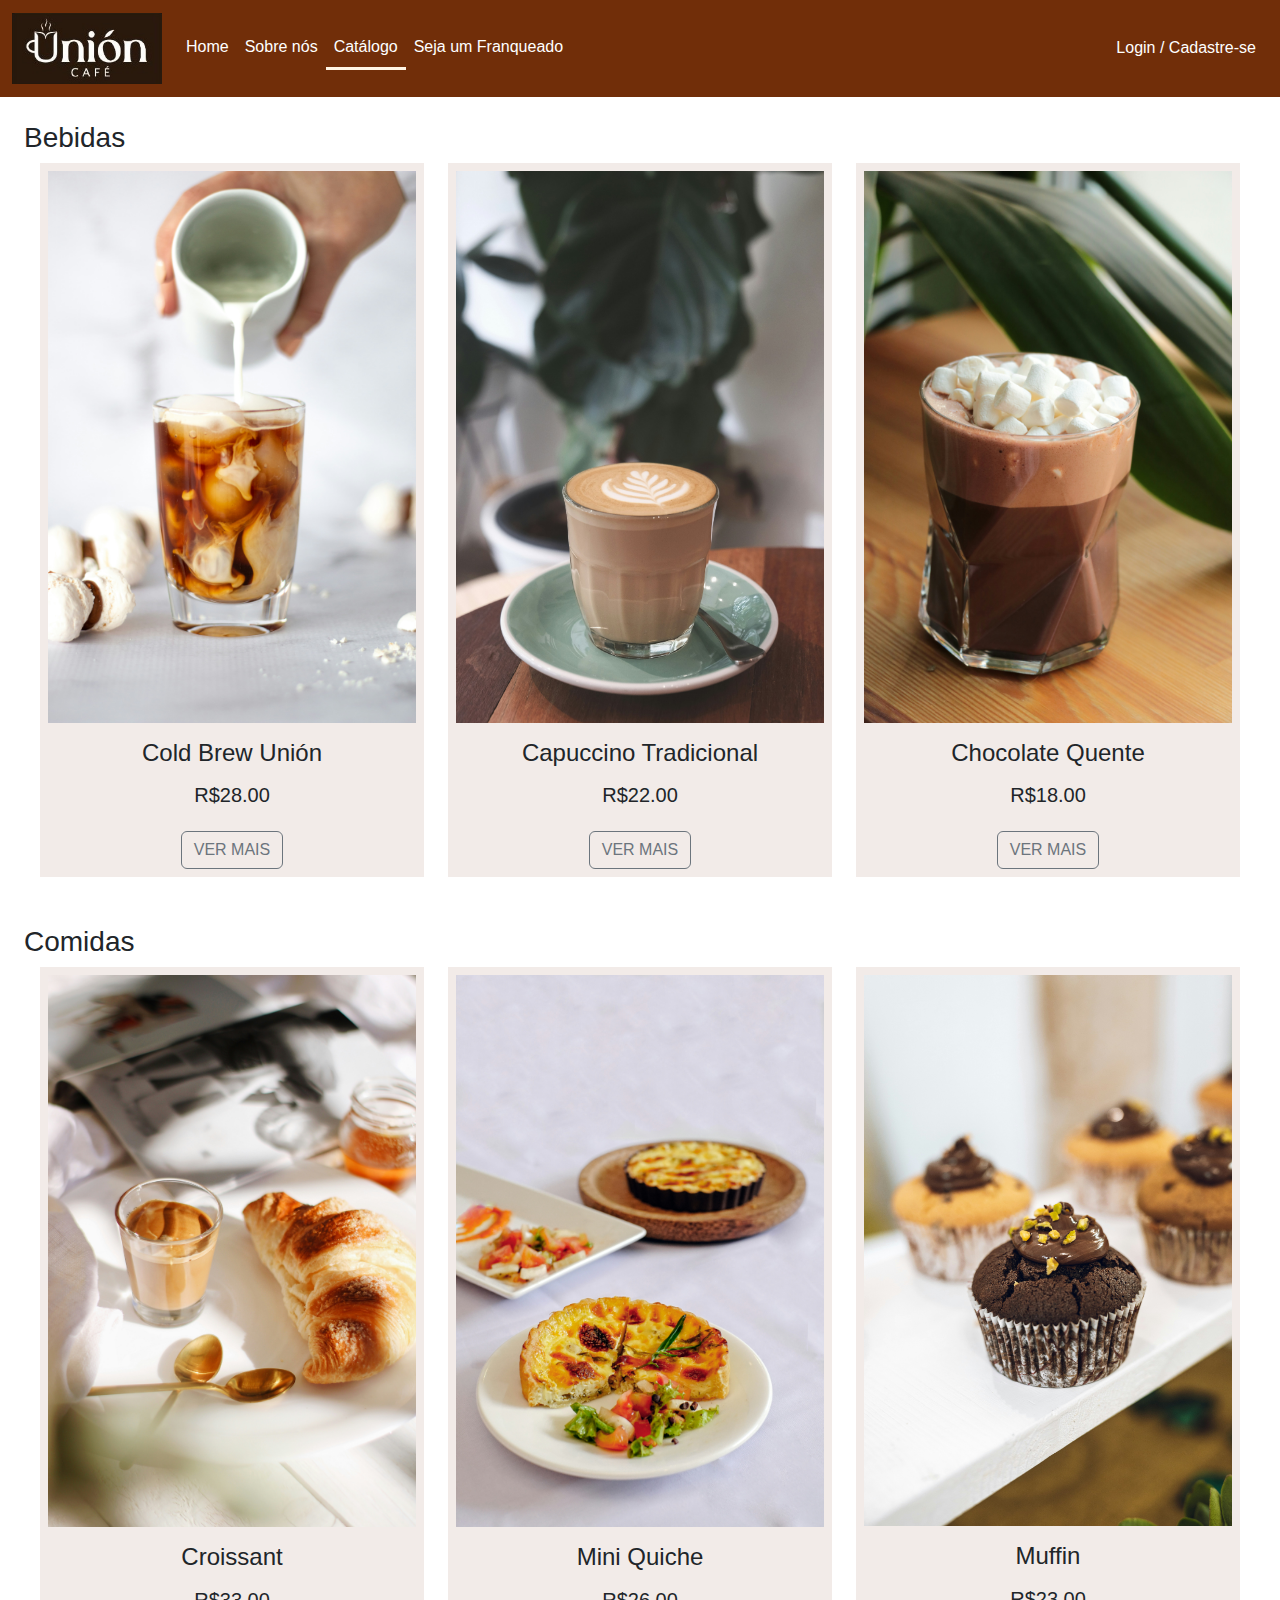
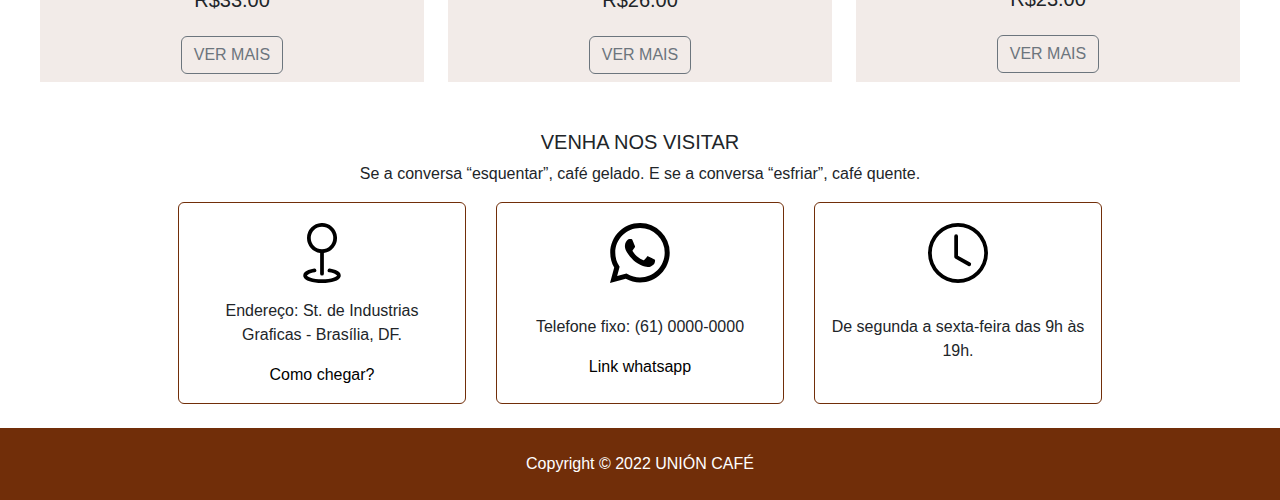
<file: catalogo.html>
<!DOCTYPE html>
<html lang="pt-br">
<head>
    <meta charset="UTF-8">
    <meta http-equiv="X-UA-Compatible" content="IE=edge">
    <meta name="viewport" content="width=device-width, initial-scale=1.0">
    <title>Cafeteria_Avaliação</title>
    <link href="https://cdn.jsdelivr.net/npm/bootstrap@5.3.3/dist/css/bootstrap.min.css" rel="stylesheet" integrity="sha384-QWTKZyjpPEjISv5WaRU9OFeRpok6YctnYmDr5pNlyT2bRjXh0JMhjY6hW+ALEwIH" crossorigin="anonymous">
    <link rel="stylesheet" href="style/index.css">
    <link rel="stylesheet" media="screen and (max-width : 950px)" href="style/@media.css">
    <link rel="shortcut icon" href="images/Logo-xicara.png" type="image/x-icon">
</head>
<body>
    <header>
        <nav class="navbar navbar-expand-lg">
            <div class="container-fluid">
              <a class="navbar-brand" href="index.html">
                  <img width="150px" src="images/logo_quadrada.jpg" alt="logo unión">
              </a>
              <button class="navbar-toggler" type="button" data-bs-toggle="collapse" data-bs-target="#navbarSupportedContent" aria-controls="navbarSupportedContent" aria-expanded="false" aria-label="Toggle navigation">
                <span class="navbar-toggler-icon"></span>
              </button>
              <div class="collapse navbar-collapse" id="navbarSupportedContent">
                <ul class="navbar-nav me-auto mb-2 mb-lg-0">
                  <li class="nav-item">
                    <a class="nav-link" aria-current="page" href="index.html">Home</a>
                  </li>
                  <li class="nav-item">
                    <a class="nav-link" href="sobre-nos.html">Sobre nós</a>
                  </li>
                  <li class="nav-item">
                    <a class="nav-link active" href="catalogo.html">Catálogo</a>
                  </li>
                  <li class="nav-item">
                    <a class="nav-link" href="franqueado.html">Seja um Franqueado</a>
                  </li>
                </ul>
                <form class="d-flex" role="search">
                  <button id="btnLogin" class="btn btn-outline-warning" type="button" data-bs-toggle="modal" data-bs-target="#modalLogin">Login / Cadastre-se</button>
                </form>
              </div>
            </div>
          </nav>
    </header>
    <main>
        <section id="catalogo" class="d-flex flex-column p-4">
            <h3>Bebidas</h3>
            <div id="catalogoBebidas" class="d-flex justify-content-center gap-4">
              
                <!-- cold brew -->
                <div class="cardBebidas p-2" style="width: 24rem;">
                    <img src="images/bebidas/bebida01.jpg" class="card-img-top" alt="café gelado">
                    <div class="card-body d-flex flex-column align-items-center text-center gap-3">
                      <h4 class="card-title mt-3">Cold Brew Unión</h4>
                      <h5>R$28.00</h5>
                      <button data-bs-target="#modalColdBrew" data-bs-toggle="modal" type="button" class="btn btn-outline-secondary">VER MAIS</button>
                    </div>
                  </div>

                  <!-- capuccino -->
                  <div class="cardBebidas p-2" style="width: 24rem;">
                    <img src="images/bebidas/bebida02.jpg" class="card-img-top" alt="capuccino">
                    <div class="card-body d-flex flex-column align-items-center text-center gap-3">
                      <h4 class="card-title mt-3">Capuccino Tradicional</h4>
                      <h5>R$22.00</h5>
                      <button data-bs-target="#modalCapuccino" data-bs-toggle="modal" type="button" class="btn btn-outline-secondary">VER MAIS</button>
                    </div>
                  </div>

                  <!-- chocolate quente -->
                  <div class="cardBebidas p-2" style="width: 24rem;">
                    <img src="images/bebidas/bebida03.jpg" class="card-img-top" alt="chocolate quente">
                    <div class="card-body d-flex flex-column align-items-center text-center gap-3">
                      <h4 class="card-title mt-3">Chocolate Quente</h4>
                      <h5>R$18.00</h5>
                      <button data-bs-target="#modalChocQuente" data-bs-toggle="modal" type="button" class="btn btn-outline-secondary">VER MAIS</button>
                    </div>
                  </div>
          </div>
        </section>

        <section id="catalogo" class="d-flex flex-column p-4">
          <h3>Comidas</h3>
          <div id="catalogoBebidas" class="d-flex justify-content-center gap-4">
            
              <!-- croissant -->
              <div class="cardBebidas p-2" style="width: 24rem;">
                  <img src="images/comidas/croissant.jpg" class="card-img-top" alt="croissant">
                  <div class="card-body d-flex flex-column align-items-center text-center gap-3">
                    <h4 class="card-title mt-3">Croissant</h4>
                    <h5>R$33.00</h5>
                    <button data-bs-target="#modalCroissant" data-bs-toggle="modal" type="button" class="btn btn-outline-secondary">VER MAIS</button>
                  </div>
                </div>

                <!-- mini quiche -->
                <div class="cardBebidas p-2" style="width: 24rem;">
                  <img src="images/comidas/quiche.jpg" class="card-img-top" alt="quiche">
                  <div class="card-body d-flex flex-column align-items-center text-center gap-3">
                    <h4 class="card-title mt-3">Mini Quiche</h4>
                    <h5>R$26.00</h5>
                    <button data-bs-target="#modalQuiche" data-bs-toggle="modal" type="button" class="btn btn-outline-secondary">VER MAIS</button>
                  </div>
                </div>

                <!-- muffin -->
                <div class="cardBebidas p-2" style="width: 24rem;">
                  <img src="images/comidas/muffin.jpg" class="card-img-top" alt="muffin">
                  <div class="card-body d-flex flex-column align-items-center text-center gap-3">
                    <h4 class="card-title mt-3">Muffin</h4>
                    <h5>R$23.00</h5>
                    <button data-bs-target="#modalMuffin" data-bs-toggle="modal" type="button" class="btn btn-outline-secondary">VER MAIS</button>
                  </div>
                </div>
        </div>
      </section>
        <section id="visitar" class="d-flex flex-column align-items-center p-4">
            <h5>VENHA NOS VISITAR</h5>
            <p>Se a conversa “esquentar”, café gelado. E se a conversa “esfriar”, café quente.</p>
            <div id="informacoes">
              <div id="localizacao" class="card" style="width: 18rem;">
                  <img src="images/icons/geo.svg" class="card-img-top" alt="localização">
                  <div class="card-body text-center">
                  <p class="card-text">Endereço: St. de Industrias Graficas - Brasília, DF.</p>
                  <a href="https://maps.app.goo.gl/FgCqepuhsS2SzgwL7" target="_blank">Como chegar?</a>
                  </div>
              </div>
              <div id="whatsapp" class="card text-center" style="width: 18rem;">
                  <img src="images/icons/whatsapp.svg" class="card-img-top" alt="whatsapp">
                  <div class="card-body">
                  <p class="card-text mt-3">Telefone fixo: (61) 0000-0000</p>
                  <a href="#" target="_blank">Link whatsapp</a>
                  </div>
              </div>
              <div class="card" style="width: 18rem;">
                  <img src="images/icons/clock.svg" class="card-img-top" alt="horario">
                  <div class="card-body">
                  <p class="card-text text-center mt-3">De segunda a sexta-feira das 9h às 19h.</p>
                  </div>
              </div>
            </div>
        </section>
    </main>

    <footer class="d-flex justify-content-center p-4 text-white">
        Copyright © 2022 UNIÓN CAFÉ
    </footer>

<!-- Modal Login -->
<div class="modal fade" id="modalLogin" tabindex="-1" aria-labelledby="exampleModalLabel" aria-hidden="true">
    <div class="modal-dialog">
      <div class="modal-content">
        <div class="modal-header">
          <h1 class="modal-title fs-5" id="exampleModalLabel">Login</h1>
          <button type="button" class="btn-close" data-bs-dismiss="modal" aria-label="Close"></button>
        </div>
        <div class="modal-body">
          <form>
            <div class="mb-3">
              <label for="e-mail_uruario" class="col-form-label">E-mail ou Usuário:</label>
              <input type="email" class="form-control" id="e-mail_uruario">
            </div>
            <div class="mb-3">
              <label for="senha" class="col-form-label">Senha:</label>
              <input required maxlength="8" type="password" class="form-control" id="senha">
            </div>
          </form>
        </div>
        <div id="cadastro">
            <a href="#">Meu primeiro acesso</a>
        </div>
        <div class="modal-footer">
          <button type="button" class="btn btn-danger" data-bs-dismiss="modal">Fechar</button>
          <button type="button" class="btn btn-warning">Enviar</button>
        </div>
      </div>
    </div>
  </div>

<!-- Modal Bebidas-->

<div class="modal fade" id="modalColdBrew" tabindex="-1" aria-labelledby="exampleModalLabel" aria-hidden="true">
  <div class="modal-dialog">
  <div class="modal-content">
      <div class="modal-header">
      <h1 class="modal-title fs-5" id="exampleModalLabel">Cold Brew Unión</h1>
      <button type="button" class="btn-close" data-bs-dismiss="modal" aria-label="Close"></button>
      </div>
      <div class="modal-body">
        <h5>R$28.00</h5>
        <h5>Café especial, uma mistura de café com água fria, que é filtrada após uma infusão de, no mínimo, 12 horas.</h5>
      </div>
      <div class="modal-footer">
      <button type="button" class="btn btn-danger" data-bs-dismiss="modal">Fechar</button>
      <button type="button" class="btn btn-success">Adicionar ao Carrinho</button>
      </div>
  </div>
  </div>
</div>

<div class="modal fade" id="modalCapuccino" tabindex="-1" aria-labelledby="exampleModalLabel" aria-hidden="true">
  <div class="modal-dialog">
  <div class="modal-content">
      <div class="modal-header">
      <h1 class="modal-title fs-5" id="exampleModalLabel">Capuccino</h1>
      <button type="button" class="btn-close" data-bs-dismiss="modal" aria-label="Close"></button>
      </div>
      <div class="modal-body">
        <h5>R$22.00</h5>
        <h5>Uma mistura composta de café, leite, cacau, canela e outros ingredientes selecionados que resulta em uma bebida cremosa e espumante.</h5>
        <p>Temos opções de leite vegetal - acréscimo de R$2.00.</p>
      </div>
      <div class="modal-footer">
        <button type="button" class="btn btn-danger" data-bs-dismiss="modal">Fechar</button>
        <button type="button" class="btn btn-success">Adicionar ao Carrinho</button>
      </div>
  </div>
  </div>
</div>

<div class="modal fade" id="modalChocQuente" tabindex="-1" aria-labelledby="exampleModalLabel" aria-hidden="true">
  <div class="modal-dialog">
  <div class="modal-content">
      <div class="modal-header">
      <h1 class="modal-title fs-5" id="exampleModalLabel">Chocolate Quente</h1>
      <button type="button" class="btn-close" data-bs-dismiss="modal" aria-label="Close"></button>
      </div>
      <div class="modal-body">
        <h5>R$18.00</h5>
        <h5>Bebida a base de leite e cacau e outros ingredientes selecionados, tornando-se em uma bebida super cremosa e deliciosa.</h5>
        <p>Temos opções de leite vegetal - acréscimo de R$2.00.</p>
      </div>
      <div class="modal-footer">
        <button type="button" class="btn btn-danger" data-bs-dismiss="modal">Fechar</button>
        <button type="button" class="btn btn-success">Adicionar ao Carrinho</button>
      </div>
  </div>
  </div>
</div>

<!-- Modal Comidas -->

<div class="modal fade" id="modalCroissant" tabindex="-1" aria-labelledby="exampleModalLabel" aria-hidden="true">
  <div class="modal-dialog">
  <div class="modal-content">
      <div class="modal-header">
      <h1 class="modal-title fs-5" id="exampleModalLabel">Croissant</h1>
      <button type="button" class="btn-close" data-bs-dismiss="modal" aria-label="Close"></button>
      </div>
      <div class="modal-body">
        <h5>R$33.00</h5>
        <h5>Croissant com massa especial acompanhado por um deicioso doce de leite.</h5>
        <p>Disponibilidade de Croissant Vegano - R$38.00</p>
      </div>
      <div class="modal-footer">
      <button type="button" class="btn btn-danger" data-bs-dismiss="modal">Fechar</button>
      <button type="button" class="btn btn-success">Adicionar ao Carrinho</button>
      </div>
  </div>
  </div>
</div>

<div class="modal fade" id="modalQuiche" tabindex="-1" aria-labelledby="exampleModalLabel" aria-hidden="true">
  <div class="modal-dialog">
  <div class="modal-content">
      <div class="modal-header">
      <h1 class="modal-title fs-5" id="exampleModalLabel">Mini Quiche</h1>
      <button type="button" class="btn-close" data-bs-dismiss="modal" aria-label="Close"></button>
      </div>
      <div class="modal-body">
        <h5>R$26.00</h5>
        <h5>Deliciosas mini quiches de fabricação própria. Verificar as opções de sabores do dia.</h5>
        <p>Disponibiidade de opções veganas por R$30.00</p>
      </div>
      <div class="modal-footer">
        <button type="button" class="btn btn-danger" data-bs-dismiss="modal">Fechar</button>
        <button type="button" class="btn btn-success">Adicionar ao Carrinho</button>
      </div>
  </div>
  </div>
</div>

<div class="modal fade" id="modalMuffin" tabindex="-1" aria-labelledby="exampleModalLabel" aria-hidden="true">
  <div class="modal-dialog">
  <div class="modal-content">
      <div class="modal-header">
      <h1 class="modal-title fs-5" id="exampleModalLabel">Muffin</h1>
      <button type="button" class="btn-close" data-bs-dismiss="modal" aria-label="Close"></button>
      </div>
      <div class="modal-body">
        <h5>R$23.00</h5>
        <h5>Feitos com ingredientes selecionados, verificar os sabores do dia.</h5>
        <p>Opções veganas por R$28.00</p>
      </div>
      <div class="modal-footer">
        <button type="button" class="btn btn-danger" data-bs-dismiss="modal">Fechar</button>
        <button type="button" class="btn btn-success">Adicionar ao Carrinho</button>
      </div>
  </div>
  </div>
</div>


    <script src="https://cdn.jsdelivr.net/npm/bootstrap@5.3.3/dist/js/bootstrap.bundle.min.js" integrity="sha384-YvpcrYf0tY3lHB60NNkmXc5s9fDVZLESaAA55NDzOxhy9GkcIdslK1eN7N6jIeHz" crossorigin="anonymous"></script>
    
</body>
</html>
</file>
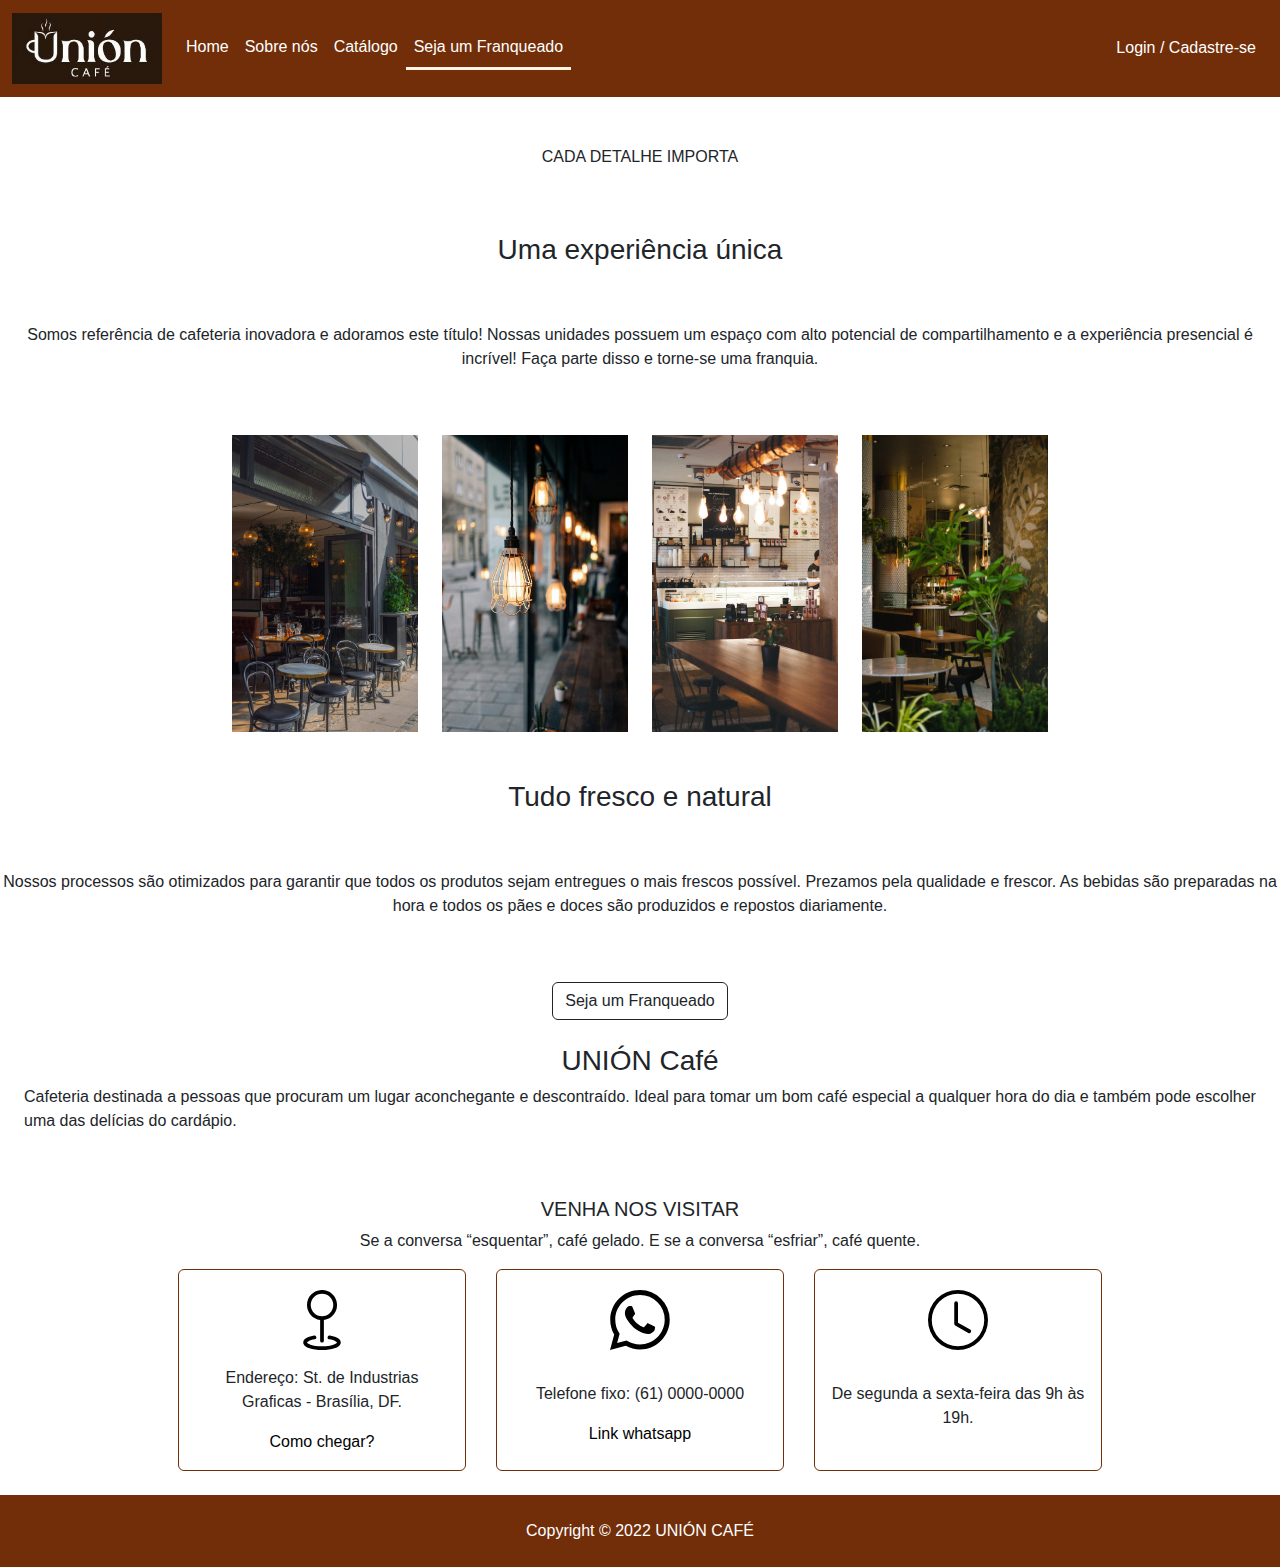
<file: franqueado.html>
<!DOCTYPE html>
<html lang="pt-br">
<head>
    <meta charset="UTF-8">
    <meta http-equiv="X-UA-Compatible" content="IE=edge">
    <meta name="viewport" content="width=device-width, initial-scale=1.0">
    <title>Cafeteria_Avaliação</title>
    <link href="https://cdn.jsdelivr.net/npm/bootstrap@5.3.3/dist/css/bootstrap.min.css" rel="stylesheet" integrity="sha384-QWTKZyjpPEjISv5WaRU9OFeRpok6YctnYmDr5pNlyT2bRjXh0JMhjY6hW+ALEwIH" crossorigin="anonymous">
    <link rel="stylesheet" href="style/index.css">
    <link rel="stylesheet" media="screen and (max-width : 950px)" href="style/@media.css">
    <link rel="shortcut icon" href="images/Logo-xicara.png" type="image/x-icon">
</head>
<body>
    <header>
        <nav class="navbar navbar-expand-lg">
            <div class="container-fluid">
              <a class="navbar-brand" href="index.html">
                  <img width="150px" src="images/logo_quadrada.jpg" alt="logo quadrado">
              </a>
              <button class="navbar-toggler" type="button" data-bs-toggle="collapse" data-bs-target="#navbarSupportedContent" aria-controls="navbarSupportedContent" aria-expanded="false" aria-label="Toggle navigation">
                <span class="navbar-toggler-icon"></span>
              </button>
              <div class="collapse navbar-collapse" id="navbarSupportedContent">
                <ul class="navbar-nav me-auto mb-2 mb-lg-0">
                  <li class="nav-item">
                    <a class="nav-link" aria-current="page" href="index.html">Home</a>
                  </li>
                  <li class="nav-item">
                    <a class="nav-link" href="sobre-nos.html">Sobre nós</a>
                  </li>
                  <li class="nav-item">
                    <a class="nav-link" href="catalogo.html">Catálogo</a>
                  </li>
                  <li class="nav-item">
                    <a class="nav-link active" href="#">Seja um Franqueado</a>
                  </li>
                  
                </ul>
                <form class="d-flex" role="search">
                  <button id="btnLogin" class="btn btn-outline-warning" type="button" data-bs-toggle="modal" data-bs-target="#modalLogin">Login / Cadastre-se</button>
                </form>
              </div>
            </div>
          </nav>
    </header>

    <main>
      <section id="franquias" class="d-flex flex-column align-items-center gap-5 mt-5 text-center">
        <p>CADA DETALHE IMPORTA</p>
        <h3>Uma experiência única</h3>
        <p>Somos referência de cafeteria inovadora e adoramos este título! Nossas unidades possuem um espaço com alto potencial de compartilhamento e a experiência presencial é incrível! Faça parte disso e torne-se uma franquia.</p>
        
        <div id="grupoFranquias" class="container row justify-content-center gap-4">
            <img class="col-2 m-0 p-0" src="images/franquias/franquia 01.jpg" alt="">
            <img class="col-2 m-0 p-0" src="images/franquias/franquia 02.jpg" alt="">
            <img class="col-2 m-0 p-0" src="images/franquias/franquia 03.jpg" alt="">
            <img class="col-2 m-0 p-0" src="images/franquias/franquia 04.jpg" alt="">
        </div>
        <h3>Tudo fresco e natural</h3>
        <p>Nossos processos são otimizados para garantir que todos os produtos sejam entregues o mais frescos possível. Prezamos pela qualidade e frescor. As bebidas são preparadas na hora e todos os pães e doces são produzidos e repostos diariamente.</p>
        <button type="button" class="btn btn-outline-dark" data-bs-toggle="modal" data-bs-target="#modalFranqueado" data-bs-whatever="@mdo">Seja um Franqueado</button>
    </section>
        <section id="introducao" class="d-flex flex-column align-items-center p-4">
            <h3>UNIÓN Café</h3>
            <p>Cafeteria destinada a pessoas que procuram um lugar aconchegante e descontraído. Ideal para tomar um bom café especial a qualquer hora do dia e também pode escolher uma das delícias do cardápio.</p>
        </section>
        <section id="visitar" class="d-flex flex-column align-items-center p-4">
            <h5>VENHA NOS VISITAR</h5>
            <p>Se a conversa “esquentar”, café gelado. E se a conversa “esfriar”, café quente.</p>
            <div id="informacoes">
              <div id="localizacao" class="card" style="width: 18rem;">
                  <img src="images/icons/geo.svg" class="card-img-top" alt="localização">
                  <div class="card-body text-center">
                  <p class="card-text">Endereço: St. de Industrias Graficas - Brasília, DF.</p>
                  <a href="https://maps.app.goo.gl/FgCqepuhsS2SzgwL7" target="_blank">Como chegar?</a>
                  </div>
              </div>
              <div id="whatsapp" class="card text-center" style="width: 18rem;">
                  <img src="images/icons/whatsapp.svg" class="card-img-top" alt="whatsapp">
                  <div class="card-body">
                  <p class="card-text mt-3">Telefone fixo: (61) 0000-0000</p>
                  <a href="#" target="_blank">Link whatsapp</a>
                  </div>
              </div>
              <div class="card" style="width: 18rem;">
                  <img src="images/icons/clock.svg" class="card-img-top" alt="horario">
                  <div class="card-body">
                  <p class="card-text text-center mt-3">De segunda a sexta-feira das 9h às 19h.</p>
                  </div>
              </div>
            </div>
        </section>
    </main>

    <footer class="d-flex justify-content-center p-4 text-white">
        Copyright © 2022 UNIÓN CAFÉ
    </footer>

<!-- Modal Login -->
<div class="modal fade" id="modalLogin" tabindex="-1" aria-labelledby="exampleModalLabel" aria-hidden="true">
    <div class="modal-dialog">
      <div class="modal-content">
        <div class="modal-header">
          <h1 class="modal-title fs-5" id="exampleModalLabel">Login</h1>
          <button type="button" class="btn-close" data-bs-dismiss="modal" aria-label="Close"></button>
        </div>
        <div class="modal-body">
          <form>
            <div class="mb-3">
              <label for="e-mail_uruario" class="col-form-label">E-mail ou Usuário:</label>
              <input type="email" class="form-control" id="e-mail_uruario">
            </div>
            <div class="mb-3">
              <label for="senha" class="col-form-label">Senha:</label>
              <input required maxlength="8" type="password" class="form-control" id="senha">
            </div>
          </form>
        </div>
        <div id="cadastro">
            <a href="#">Meu primeiro acesso</a>
        </div>
        <div class="modal-footer">
          <button type="button" class="btn btn-danger" data-bs-dismiss="modal">Fechar</button>
          <button type="button" class="btn btn-warning">Enviar</button>
        </div>
      </div>
    </div>
  </div>

<!-- Modal Franqueado -->
<div class="modal fade" id="modalFranqueado" tabindex="-1" aria-labelledby="exampleModalLabel" aria-hidden="true">
  <div class="modal-dialog">
    <div class="modal-content">
      <div class="modal-header">
        <h1 class="modal-title fs-5" id="exampleModalLabel">Seja um Franqueado</h1>
        <button type="button" class="btn-close" data-bs-dismiss="modal" aria-label="Close"></button>
      </div>
      <div class="modal-body">
        <p>Receba informações de como se tornar um franqueado.</p>
        <form>
          <div class="mb-3">
            <label for="recipient-name" class="col-form-label">Nome Completo:</label>
            <input type="text" class="form-control" id="recipient-name">
          </div>
          <div class="mb-3">
            <label for="recipient-email" class="col-form-label">E-mail:</label>
            <input type="email" class="form-control" id="recipient-email">
          </div>
          <div class="mb-3">
            <label for="recipient-number" class="col-form-label">Telefone:</label>
            <input type="number" class="form-control" id="recipient-number">
          </div>
        </form>
      </div>
      <div class="modal-footer">
        <button type="button" class="btn btn-danger" data-bs-dismiss="modal">Fechar</button>
          <button type="button" class="btn btn-warning">Enviar</button>
      </div>
    </div>
  </div>
</div>




    <script src="https://cdn.jsdelivr.net/npm/bootstrap@5.3.3/dist/js/bootstrap.bundle.min.js" integrity="sha384-YvpcrYf0tY3lHB60NNkmXc5s9fDVZLESaAA55NDzOxhy9GkcIdslK1eN7N6jIeHz" crossorigin="anonymous"></script>
    
</body>
</html>
</file>
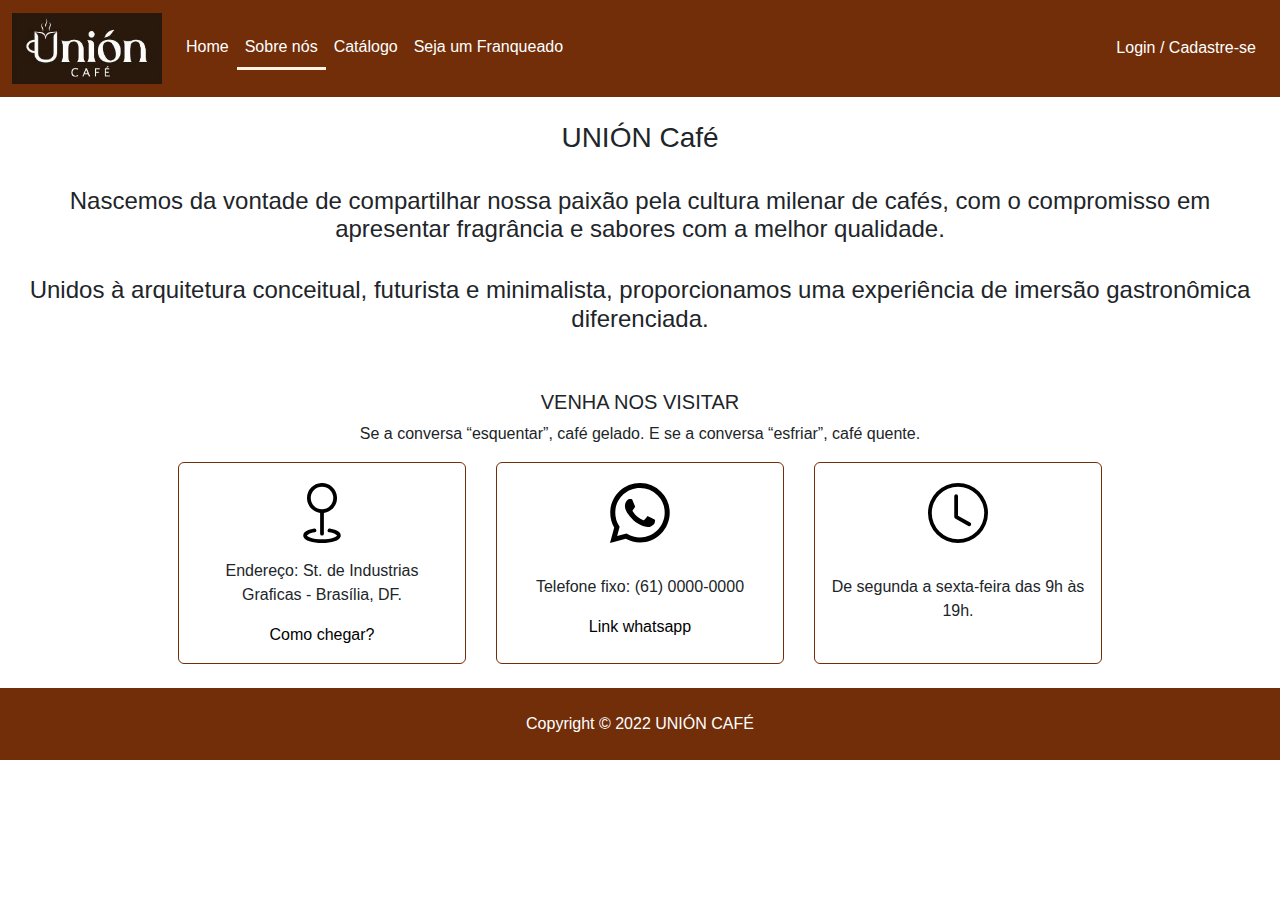
<file: sobre-nos.html>
<!DOCTYPE html>
<html lang="pt-br">
<head>
    <meta charset="UTF-8">
    <meta http-equiv="X-UA-Compatible" content="IE=edge">
    <meta name="viewport" content="width=device-width, initial-scale=1.0">
    <title>Cafeteria_Avaliação</title>
    <link href="https://cdn.jsdelivr.net/npm/bootstrap@5.3.3/dist/css/bootstrap.min.css" rel="stylesheet" integrity="sha384-QWTKZyjpPEjISv5WaRU9OFeRpok6YctnYmDr5pNlyT2bRjXh0JMhjY6hW+ALEwIH" crossorigin="anonymous">
    <link rel="stylesheet" href="style/index.css">
    <link rel="stylesheet" media="screen and (max-width : 950px)" href="style/@media.css">
    <link rel="shortcut icon" href="images/Logo-xicara.png" type="image/x-icon">
</head>
<body>
    <header>
        <nav class="navbar navbar-expand-lg">
            <div class="container-fluid">
              <a class="navbar-brand" href="index.html">
                  <img width="150px" src="images/logo_quadrada.jpg" alt="logo unión">
              </a>
              <button class="navbar-toggler" type="button" data-bs-toggle="collapse" data-bs-target="#navbarSupportedContent" aria-controls="navbarSupportedContent" aria-expanded="false" aria-label="Toggle navigation">
                <span class="navbar-toggler-icon"></span>
              </button>
              <div class="collapse navbar-collapse" id="navbarSupportedContent">
                <ul class="navbar-nav me-auto mb-2 mb-lg-0">
                  <li class="nav-item">
                    <a class="nav-link" aria-current="page" href="index.html">Home</a>
                  </li>
                  <li class="nav-item">
                    <a class="nav-link active" href="sobre-nos.html">Sobre nós</a>
                  </li>
                  <li class="nav-item">
                    <a class="nav-link" href="catalogo.html">Catálogo</a>
                  </li>
                  <li class="nav-item">
                    <a class="nav-link" href="franqueado.html">Seja um Franqueado</a>
                  </li>
                  
                </ul>
                <form class="d-flex" role="search">
                  <button id="btnLogin" class="btn btn-outline-warning" type="button" data-bs-toggle="modal" data-bs-target="#modalLogin">Login / Cadastre-se</button>
                </form>
              </div>
            </div>
          </nav>
    </header>

    <main>
        
        <section id="introducao" class="d-flex flex-column align-items-center p-4 text-center gap-4">
            <h3>UNIÓN Café</h3>
            <h4>Nascemos da vontade de compartilhar nossa paixão pela cultura milenar de cafés, com o compromisso em apresentar fragrância e sabores com a melhor qualidade.</h4>
            <h4>Unidos à arquitetura conceitual, futurista e minimalista, proporcionamos uma experiência de imersão gastronômica diferenciada.</h4>

              
        </section>
        <section id="visitar" class="d-flex flex-column align-items-center p-4">
            <h5>VENHA NOS VISITAR</h5>
            <p>Se a conversa “esquentar”, café gelado. E se a conversa “esfriar”, café quente.</p>
            <div id="informacoes">
              <div id="localizacao" class="card" style="width: 18rem;">
                  <img src="images/icons/geo.svg" class="card-img-top" alt="localização">
                  <div class="card-body text-center">
                  <p class="card-text">Endereço: St. de Industrias Graficas - Brasília, DF.</p>
                  <a href="https://maps.app.goo.gl/FgCqepuhsS2SzgwL7" target="_blank">Como chegar?</a>
                  </div>
              </div>
              <div id="whatsapp" class="card text-center" style="width: 18rem;">
                  <img src="images/icons/whatsapp.svg" class="card-img-top" alt="whatsapp">
                  <div class="card-body">
                  <p class="card-text mt-3">Telefone fixo: (61) 0000-0000</p>
                  <a href="#" target="_blank">Link whatsapp</a>
                  </div>
              </div>
              <div class="card" style="width: 18rem;">
                  <img src="images/icons/clock.svg" class="card-img-top" alt="horario">
                  <div class="card-body">
                  <p class="card-text text-center mt-3">De segunda a sexta-feira das 9h às 19h.</p>
                  </div>
              </div>
            </div>
        </section>
    </main>

    <footer class="d-flex justify-content-center p-4 text-white">
        Copyright © 2022 UNIÓN CAFÉ
    </footer>

<!-- Modal Login -->
<div class="modal fade" id="modalLogin" tabindex="-1" aria-labelledby="exampleModalLabel" aria-hidden="true">
    <div class="modal-dialog">
      <div class="modal-content">
        <div class="modal-header">
          <h1 class="modal-title fs-5" id="exampleModalLabel">Login</h1>
          <button type="button" class="btn-close" data-bs-dismiss="modal" aria-label="Close"></button>
        </div>
        <div class="modal-body">
          <form>
            <div class="mb-3">
              <label for="e-mail_uruario" class="col-form-label">E-mail ou Usuário:</label>
              <input type="email" class="form-control" id="e-mail_uruario">
            </div>
            <div class="mb-3">
              <label for="senha" class="col-form-label">Senha:</label>
              <input required maxlength="8" type="password" class="form-control" id="senha">
            </div>
          </form>
        </div>
        <div id="cadastro">
            <a href="#">Meu primeiro acesso</a>
        </div>
        <div class="modal-footer">
          <button type="button" class="btn btn-danger" data-bs-dismiss="modal">Fechar</button>
          <button type="button" class="btn btn-warning">Enviar</button>
        </div>
      </div>
    </div>
  </div>






    <script src="https://cdn.jsdelivr.net/npm/bootstrap@5.3.3/dist/js/bootstrap.bundle.min.js" integrity="sha384-YvpcrYf0tY3lHB60NNkmXc5s9fDVZLESaAA55NDzOxhy9GkcIdslK1eN7N6jIeHz" crossorigin="anonymous"></script>
    
</body>
</html>
</file>
<file: style/index.css>
:root{
    --corPrimaria : #22110a;
    --corSecundaria : #712e09;
    --corTercearia : #fff4e4;
    --corBranco: #ffffff;
    --corPreto: black;
    --corLaranja: #fd7e14;
}

*{
    font-family: 'Lucida Sans', 'Lucida Sans Regular', 'Lucida Grande', 'Lucida Sans Unicode', Geneva, Verdana, sans-serif;
}

header, footer{
    background-color: var(--corSecundaria);
    
}

.nav-link,.active, .navbar-nav .nav-link.active, .navbar-nav .nav-link.show{
    color: var(--corBranco);
}


.active{
    border-bottom: var(--corTercearia) 3px solid;
}

#btnLogin{
    border: none;
    color: var(--corBranco);
}

#tagBebidas{
    width: 25%;
    height: 450px;
    background-image: url(../images/bebidas/bebida02.jpg);
    background-size: cover;
    display: flex;
    align-items: center;
    justify-content: center;
}

.grupoBebidasEcomidas a{
    text-decoration: none;
    color: var(--corBranco);
}

#tagComidas{
    width: 25%;
    height: 450px;
    background-image: url(../images/comidas/croissant.jpg);
    background-size: cover;
    background-position: right;
    display: flex;
    align-items: center;
    justify-content: center;
}

#tagMuitoMais{
    width: 25%;
    height: 450px;
    background-color: var(--corTercearia);
    display: flex;
    flex-direction: column;
    text-align: center;
    justify-content: center;
}

.grupoMais a{
    text-decoration: none;
    color: var(--corSecundaria);
}

#btnVejaCardapio{
    border: none;
    background-color: transparent;
    color: var(--corLaranja);
    font-size: large;
}

#imgMuffin{
    width: 50%;
    height: 600px;
    background-image: url(../images/comidas/muffin02.jpg);
    background-size: cover;
}

#cadastro{
    display: flex;
    justify-content: right;
    margin-right: 15px;
    padding-bottom: 20px;
}

.card{
    border:none;
    border: var(--corSecundaria) 1px solid;
    background-color: var(--corBranco);
}

#informacoes{
    display: flex;
    gap: 30px;
}

#visitar img{
    height: 60px;
    margin-top: 20px;
}

#localizacao a{
    text-decoration: none;
    color: var(--corPreto);
}

#whatsapp a{
    text-decoration: none;
    color: var(--corPreto);
}

.cardBebidas {
    border: none;
    background-color: #712d0918;
}
</file>
<file: style/@media.css>
#informacoes{
    display: flex;
    flex-direction: column;
    gap: 30px;
}

#catalogoBebidas{
    flex-direction: column;
}

#grupoCartoesBeC{
    flex-direction: column;
    align-items: center;
}
</file>
